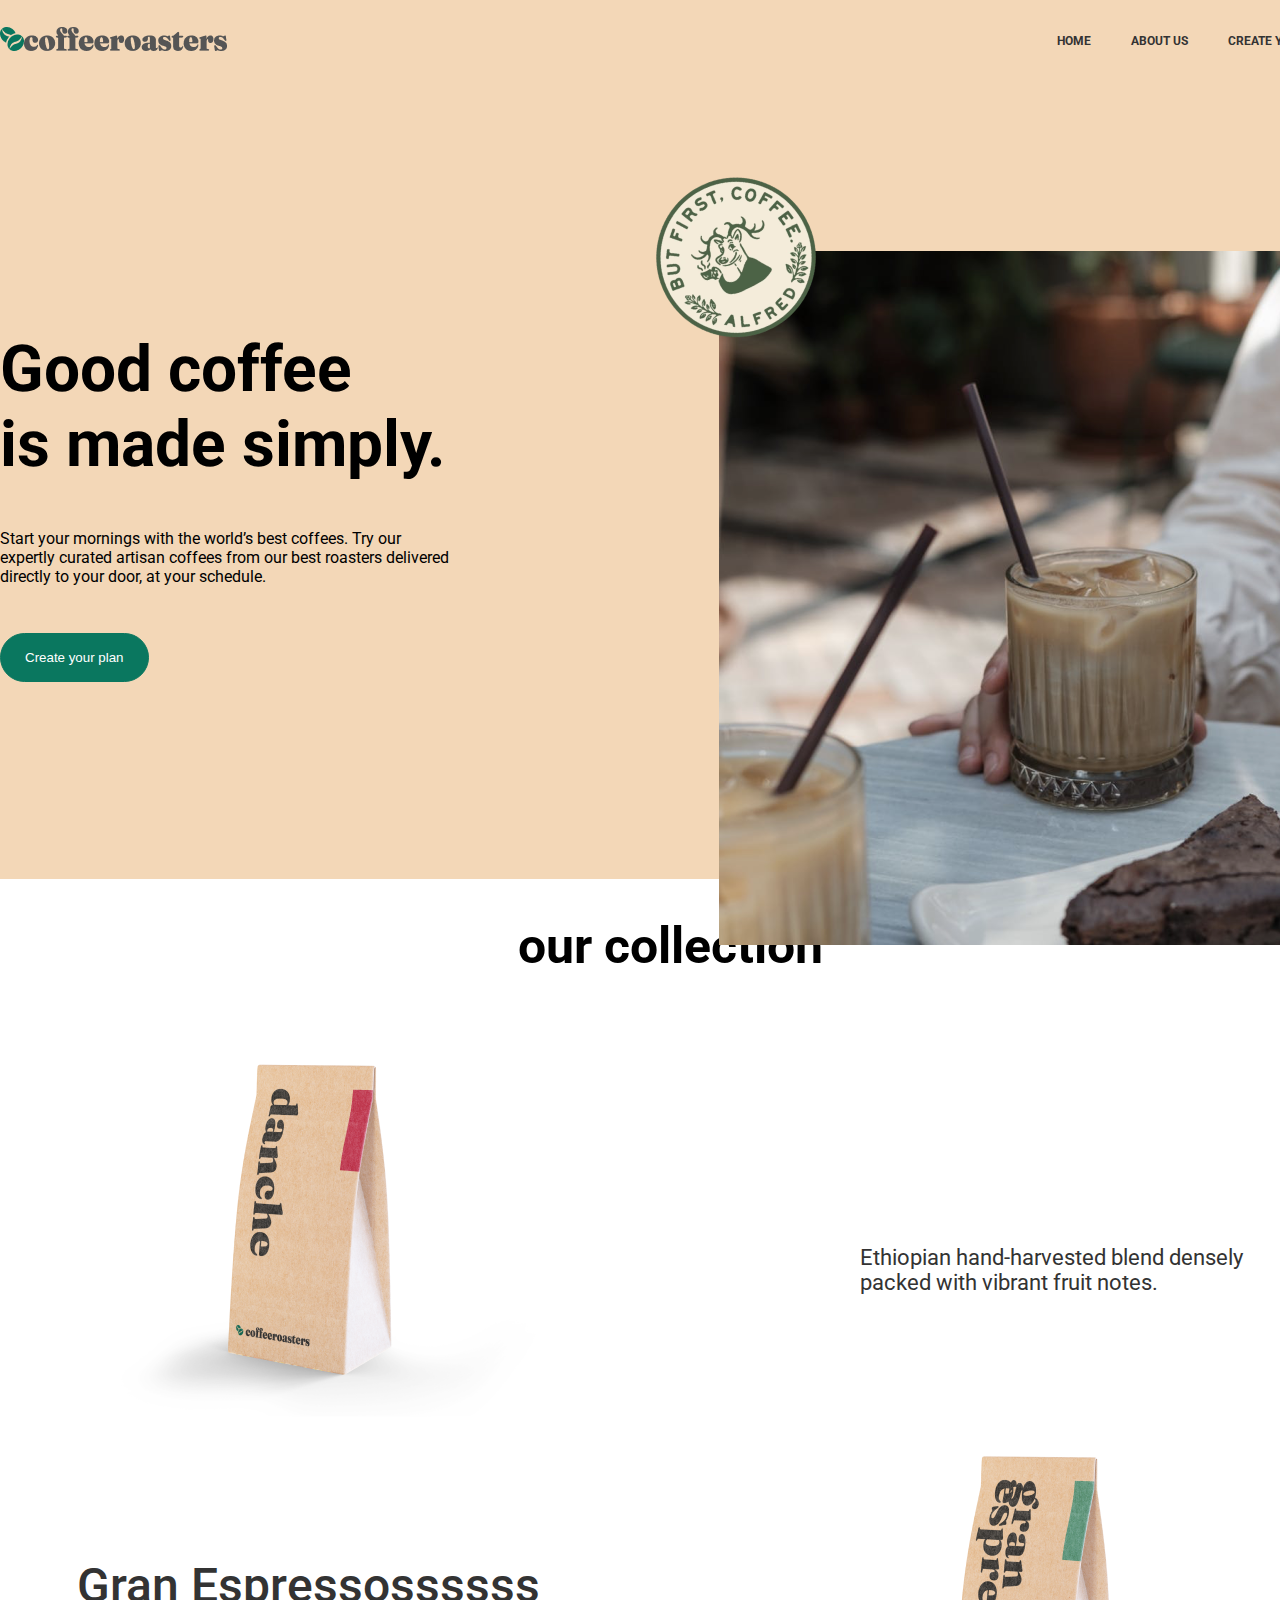
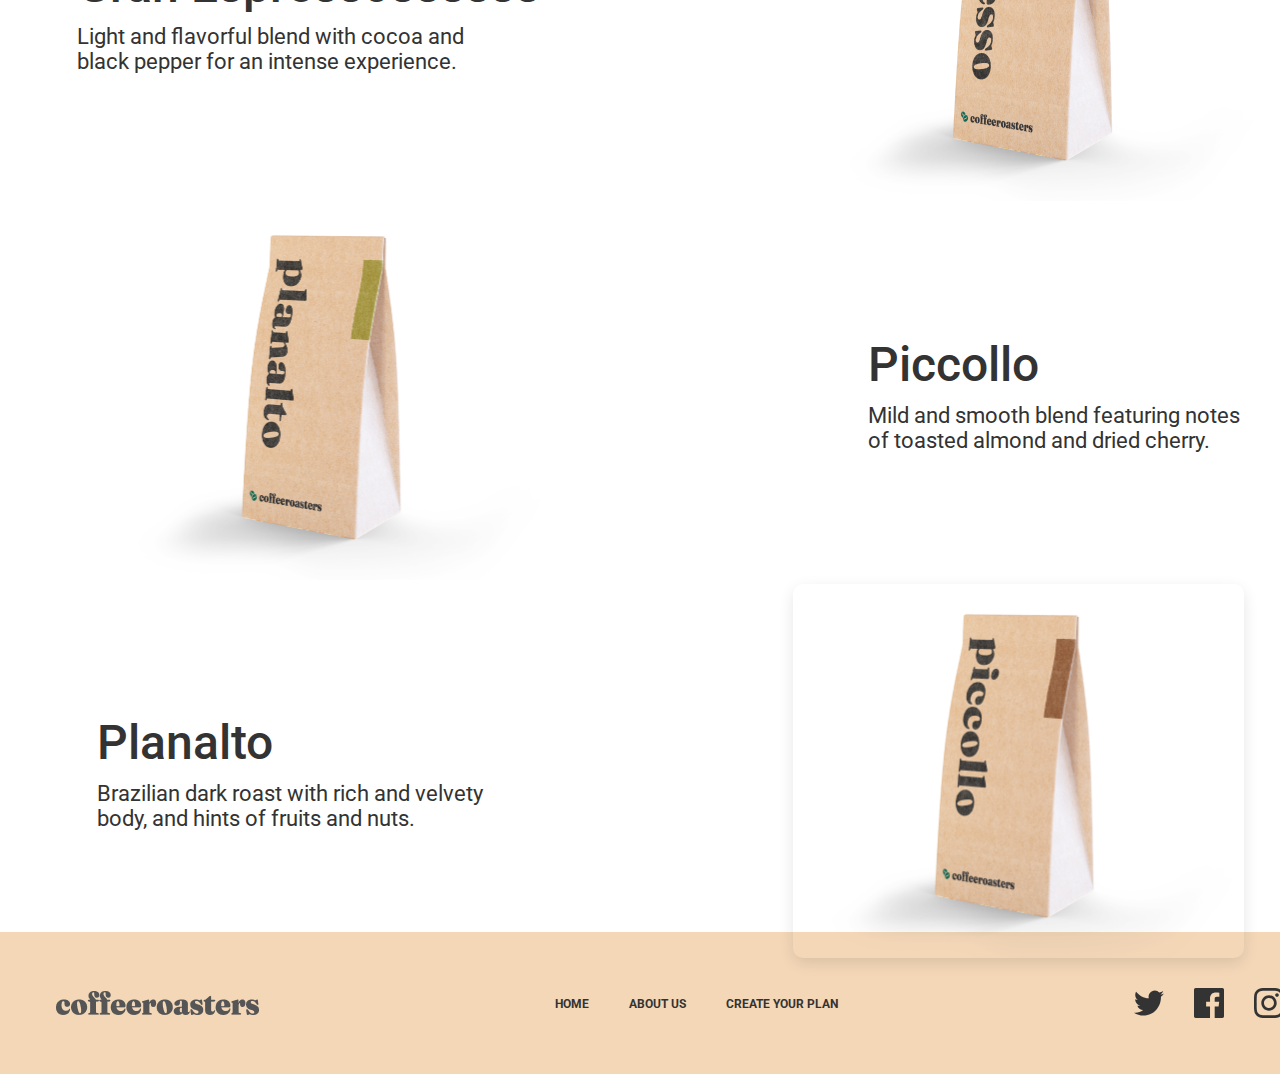
<file: index.html>
<!DOCTYPE html>
<html lang="en">

<head>
    <meta charset="UTF-8">
    <meta name="viewport" content="width=device-width, initial-scale=1.0">
    <title>Document</title>
    <link rel="stylesheet" href="./main.css">
    <link href="https://unpkg.com/aos@2.3.1/dist/aos.css" rel="stylesheet">


    <link rel="preconnect" href="https://fonts.googleapis.com">
    <link rel="preconnect" href="https://fonts.gstatic.com" crossorigin>
    <link
        href="https://fonts.googleapis.com/css2?family=Roboto:ital,wght@0,100;0,300;0,400;0,500;0,700;0,900;1,100;1,300;1,400;1,500;1,700;1,900&display=swap"
        rel="stylesheet">
</head>

<body>
    <header>
        <div class="container">
            <nav>
                <img src="./logo.png" alt="">
                <ul>
                    <li><a href="#">Home</a></li>
                    <li><a href="./about.html">about us</a></li>
                    <li><a href="#">Create your plan</a></li>
                </ul>
            </nav>
            <div class="fcard">
                <div class="card">
                    <h1>Good coffee <br>
                        is made simply.</h1>
                    <p class="text">Start your mornings with the world’s best coffees. Try our <br> expertly curated
                        artisan coffees from our best roasters delivered <br> directly to your door, at your schedule.
                    </p>
                    <button class="btn">Create your plan</button>
                </div>
                <div class="header__wrapper__right">
                    <img src="big.png" alt="" class="big">
                    <img src="small-image_1.png" alt="" class="small">
                </div>
            </div>
        </div>
    </header>
    <main class="container">
        <section>
            <h2>our collection</h2>
            <div class="header_wrapper">
                <div class="header_wrapper_left1">
                    <img src="coffe.png" alt="" class="messi">
                </div>
                <div class="header_wrapper_right1">
                    <h3 data-aos="zoom-in">Danche</h3>
                    <p class="about">Ethiopian hand-harvested blend densely <br> packed with vibrant fruit notes.</p>
                </div>
            </div>
            <div class="header_wrapper">
                <div class="header_wrapper_left2">
                    <h3>Gran Espressossssss</h3>
                    <p class="about">Light and flavorful blend with cocoa and <br> black pepper for an intense
                        experience.</p>
                </div>
                <div class="header_wrapper_left3">
                    <img src="kopi1 copy.png" alt="" class="ronaldo">
                </div>
            </div>
            <div class="header_wrapper">
                <div class="header_wrapper_left4">
                    <img src="./kopi2.png" alt="" width="451px" class="zidane">
                </div>
                <div class="header_wrapper_right">
                    <h3>Piccollo</h3>
                    <p class="about">Mild and smooth blend featuring notes <br> of toasted almond and dried cherry.</p>
                </div>
            </div>
            <div class="header_wrapper">
                <div class="header_wrapper_left5">
                    <h3>Planalto</h3>
                    <p class="about">Brazilian dark roast with rich and velvety <br> body, and hints of fruits and nuts.
                    </p>
                </div>
                <div class="header_wrapper_right">
                    <img src="./kopi3.png" alt="" width="451px" class="neymar">

                </div>
            </div>
        </section>
    </main>
    <footer>
        <div class="container">
            <nav class="kama">
                <img src="Cofecoasters.png" alt="">
                <ul class="mai2">
                    <li><a href="#">HOME</a></li>
                    <li><a href="#">ABOUT US</a></li>
                    <li><a href="#">Create your plan</a></li>
                </ul>
                <div class="imgaes">
                    <div class="all">
                        <img src="./Path (1).svg" alt="">
                        <img src="./Path.svg" alt="">
                        <img src="./Shape.svg" alt="">
                    </div>

                </div>

            </nav>
        </div>
    </footer>
    <script src="https://unpkg.com/aos@2.3.1/dist/aos.js"></script>
    <script>
        AOS.init();
    </script>
</body>

</html>
</file>
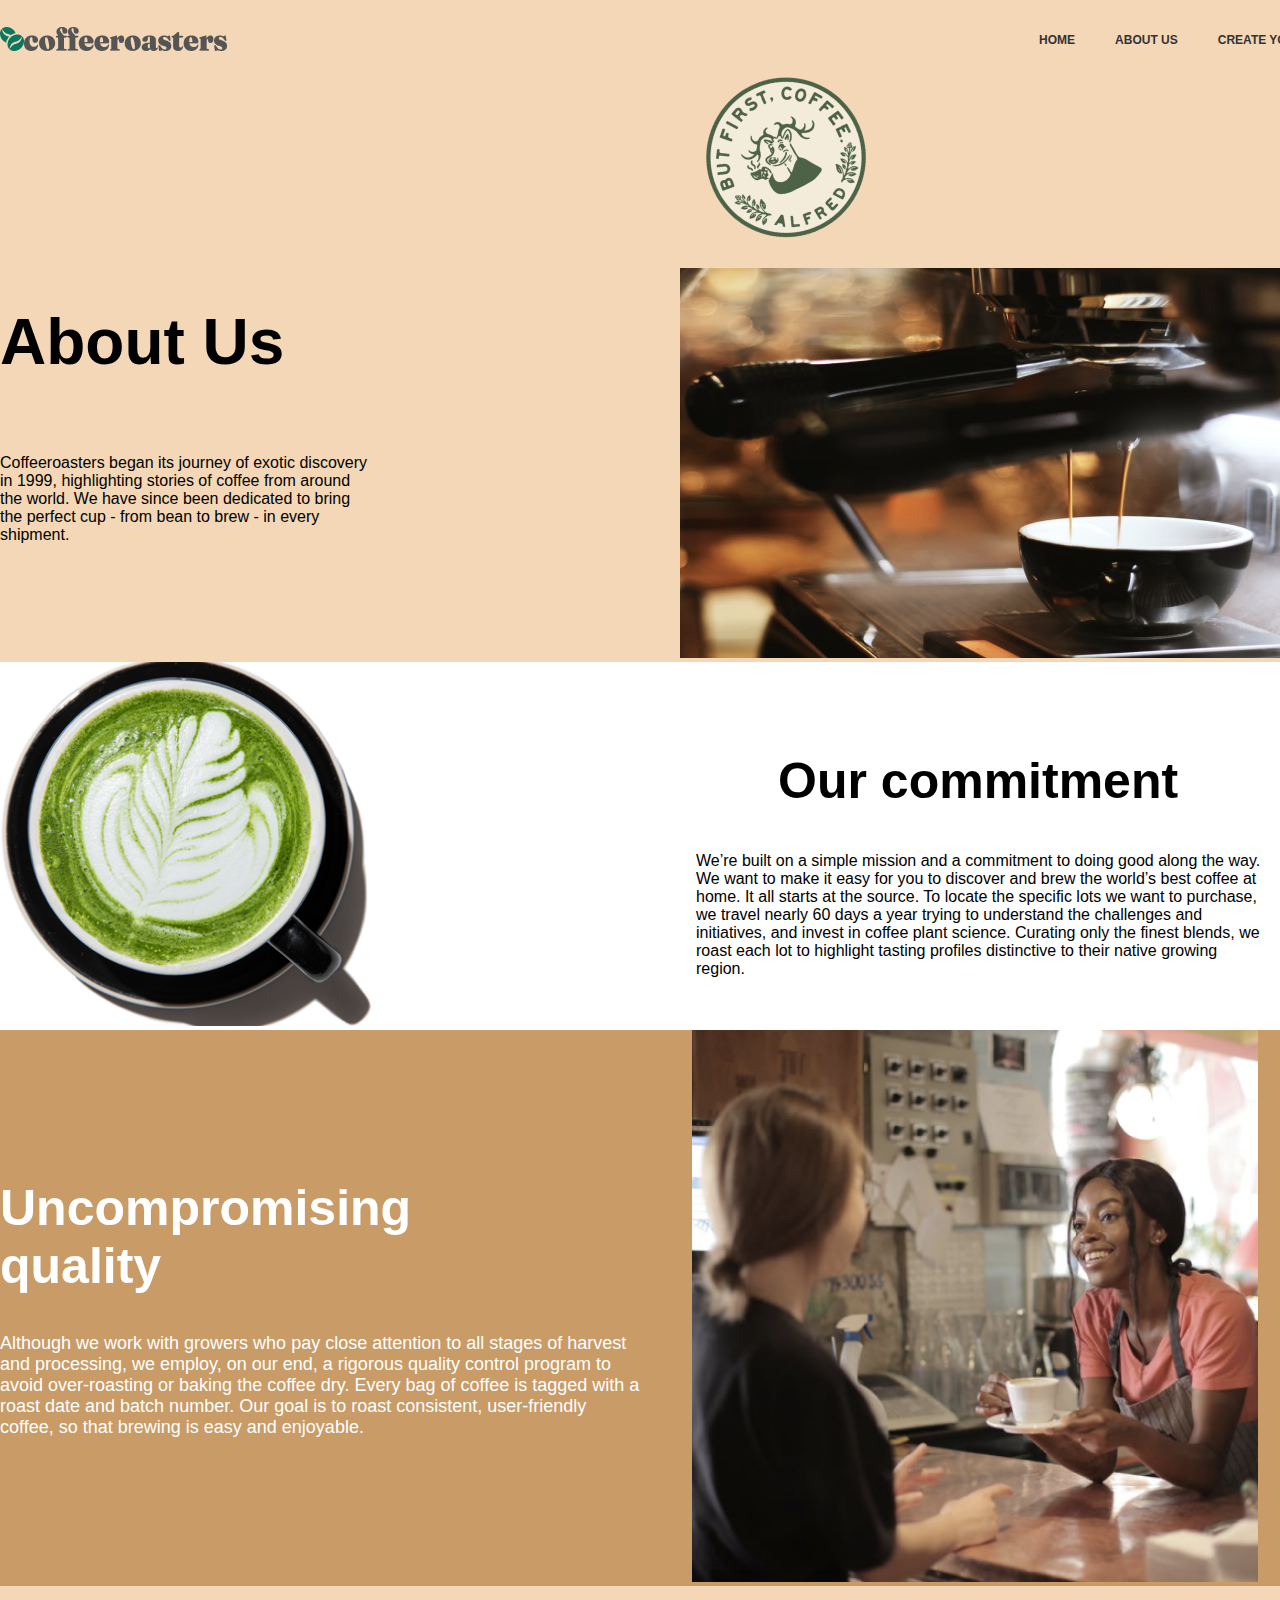
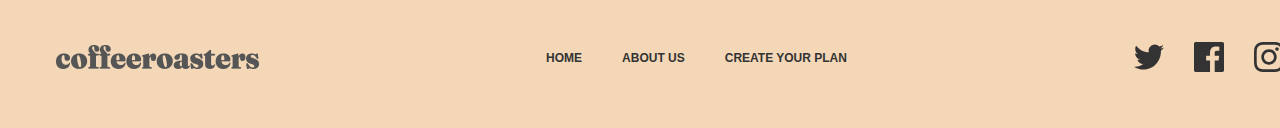
<file: about.html>
<!DOCTYPE html>
<html lang="en">
<head>
    <meta charset="UTF-8">
    <meta name="viewport" content="width=device-width, initial-scale=1.0">
    <link rel="stylesheet" href="main.css">
    <title>Document</title>
</head>
<body>
    <header>
        <div class="container">
            <nav>
                <img src="./logo.png" alt="">
                <ul>
                    <li><a href="./index.html">Home</a></li>
                    <li><a href="#">about us</a></li>
                    <li><a href="#">Create your plan</a></li>
                </ul>
            </nav>
        </div>
    </header>
    <main>
        <section class="color">
            <div class="container">
                <div class="enormous_wrapper">
                    <div class="big_Left">
                        <h1 class="top">About Us</h1>
                        <p>Coffeeroasters began its journey of exotic discovery <br> in 1999, highlighting stories of
                            coffee
                            from around the world. We have since been dedicated to bring <br> the perfect cup - from
                            bean to
                            brew - in every <br> shipment.</p>
                    </div>
                    <div class="enormous_wrapper">
                        <div class="big_right">
                            <img src="small-image_1.png" alt="" class="marka">
                            <img src="enormous.png" alt="">
                        </div>
                    </div>
                </div>
        </section>
        </div>

        <section class="color_2">
            <div class="container">
                <div class="mega_boss">
                    <div class="boss">
                        <img src="./cup-6 1.png" alt="">
                    </div>
                    <div class="boss-2">
                        <h2>Our commitment</h2>
                        <p>We’re built on a simple mission and a commitment to doing good along the way. <br> We want to
                            make it easy for you to discover and brew the world’s best coffee at <br> home. It all
                            starts at the source. To locate the specific lots we want to purchase, <br> we travel nearly
                            60 days a year trying to understand the challenges and <br> initiatives, and invest in
                            coffee plant science. Curating only the finest blends, we <br> roast each lot to highlight
                            tasting profiles distinctive to their native growing <br> region.</p>
                    </div>
                </div>
        </section>
        </div>
        <section class="bckcolor">
            <div class="container">
                <div class="middle">
                    <div class="middle_right">
                        <h3 class="texti">Uncompromising <br> quality</h3>
                        <p class="texti2">Although we work with growers who pay close attention to all stages of harvest <br> and processing, we employ, on our end, a rigorous quality control program to <br> avoid over-roasting or baking the coffee dry. Every bag of coffee is tagged with a <br> roast date and batch number. Our goal is to roast consistent, user-friendly  <br>coffee, so that brewing is easy and enjoyable.</p>
                    </div>
                    <div class="middle_left">
                        <img class="image" src="./Rectangle 681.png" alt="">
                    </div>
                </div>

            </div>

        </section>
    </main>
    <footer>
        <div class="container">
            <nav class="kama">
                <img src="Cofecoasters.png" alt="">
                <ul class="mai2">
                    <li><a href="#">HOME</a></li>
                    <li><a href="#">ABOUT US</a></li>
                    <li><a href="#">Create your plan</a></li>
                </ul>
                <div class="imgaes">
                    <div class="all">
                        <img src="./Path (1).svg" alt="">
                        <img src="./Path.svg" alt="">
                        <img src="./Shape.svg" alt="">
                    </div>

                </div>

            </nav>
        </div>
    </footer>



</body>
</html>
</file>
<file: main.css>
* {
    margin: 0;
    padding: 0;
    list-style: none;
    text-decoration: none;
    box-sizing: border-box;
}

body {
    font-family: "Roboto", sans-serif;
}

header {
    background-color: #F3D7B7;
}

.container {
    width: 1340px;
    margin: 0 auto;
}

nav {
    display: flex;
    align-items: center;
    justify-content: space-between;
    padding-top: 27px;
}

nav ul {
    display: flex;
    gap: 40px;
}

ul li a {
    color: #333333;
    text-transform: uppercase;
    font-weight: bold;
    font-size: 12px;
}

h1 {
    font-size: 64px;
    color: #000000;
}

.text {
    font-weight: 400;
    font-size: 16px;
    margin-top: 47px;
    margin-bottom: 47px;
}

.btn {
    color: #FFFFFF;
    text-align: center;
    border-radius: 100px;
    background-color: #0A775F;
    border: 1px solid #0A775F;
    padding-left: 24px;
    padding-right: 24px;
    padding-top: 16px;
    padding-bottom: 16px;
}

.fcard {
    margin-top: 130px;
    display: flex;
    justify-content: space-between;
    align-items: center;
}

.card {
    margin-bottom: 47px;
}

.header__wrapper__right {
    position: relative;
}

.small {
    position: absolute;
    top: -30px;
    left: 0;    
}

.big {
    transform: translateX(89px) translateY(70px);
}

h2 {
    font-size: 50px;
    font-weight: 700px;
    text-align: center;
    padding-bottom: 42px;
    padding-top: 38px;
}

h2:hover {
    text-shadow: 0.05em 0 0 #ec2225, -0.025em -0.05em 0 #313f97,
        0.025em 0.05em 0 #50c878;
    color: rgba(0, 194, 203, 0.2);
}

h2:before,
h2:after {
    content: attr(data-text);
    position: absolute;
    top: 0;
    left: 0;
    opacity: 0.8;
}

h2:hover::before {
    animation: glitch 650ms infinite;
    clip-path: polygon(0 0, 100% 0, 100% 45%, 0 45%);
    transform: translate(-0.025em, -0.0125em);
}

h2:hover::after {
    animation: glitch 375ms infinite;
    clip-path: polygon(0 65%, 100% 20%, 100% 100%, 0 70%);
    transform: translate(0.0125em, 0.025em);
}

@keyframes glitch {
    0% {
        color: rgba(236, 34, 37, 0.2);
        text-shadow: 0.05em 0 0 #ec2225, -0.025em -0.05em 0 #313f97,
            0.025em 0.05em 0 #50c878;
    }

    14% {
        text-shadow: 0.05em 0 0 #ec2225, -0.025em -0.05em 0 #313f97,
            0.025em 0.05em 0 #50c878;
    }

    15% {
        color: #50c878;
        text-shadow: -0.05em -0.025em 0 #ec2225, 0.025em -0.025em 0 #313f97,
            -0.05em -0.05em 0 #50c878;
    }

    49% {
        text-shadow: -0.05em -0.025em 0 #ec2225, 0.025em -0.025em 0 #313f97,
            -0.05em -0.05em 0 #50c878;
    }

    50% {
        text-shadow: 0.025em 0.05em 0 #ec2225, -0.025em 0.05em 0 #313f97,
            0 -0.05em 0 #50c878;
    }

    99% {
        color: #313f97;
        text-shadow: 0.025em 0.05em 0 #ec2225, -0.025em 0.05em 0 #313f97,
            0 -0.05em 0 #50c878;
    }

    100% {
        text-shadow: -0.025em 0 0 #ec2225, -0.025em -0.025em 0 #313f97,
            -0.025em -0.05em 0 #50c878;
    }
}



.header_wrapper {
    display: flex;
    align-items: center;
    justify-content: space-around;
    gap: 117px;
    transform: translateY(30px);
    animation-name: kama;
    animation-duration: 1s;
    animation-timing-function: 1s;
    animation-iteration-count: 1;
}

@keyframes kama {
    from {
        opacity: 0;
        transform: translateY(30px);
    }

    to {
        opacity: 1;
        transform: translateY(0);
    }
}


h3 {
    font-size: 48px;
    font-weight: 500;
    color: #333333;
    margin-bottom: 10px;
}

.about {
    color: #333333;
    font-size: 22px;
    font-weight: 400;
}

footer {
    background-color: #F3D7B7;

}

.kama {
    padding: 56px;
}

.kama .mai2 {
    display: flex;
    gap: 40px;
}

.images {
    display: flex;
    align-items: center;
    justify-content: flex-end;
}

.all {
    display: flex;
    gap: 30px;
}

.ronaldo {
    animation-name: car;
    animation-duration: 3s;
    animation-timing-function: ease-in-out;
    animation-iteration-count: 5;
}
.zidane{
    animation: bounce 3s infinite linear;
    border-radius: 10px;
}
@keyframes bounce {
    0%, 100% {
      transform: translateY(0);
    }
    50% {
      transform: translateY(-30px);
    }
  }
  .neymar{
        animation: rotate 5s infinite linear;
        box-shadow: 0 5px 15px rgba(0, 0, 0, 0.1);
        border-radius: 10px;
      
  
      @keyframes rotate {
        0% {
          transform: rotate(0deg);
        }
        100% {
          transform: rotate(360deg);
        }
      }
  }
  

@keyframes car {
    0% {
        opacity: 0;
        transform: translateY(100%) scale(0.9);
    }

    50% {
        opacity: 0.5;
        transform: translateY(50%) scale(0.95);
    }

    100% {
        opacity: 1;
        transform: translateY(0) scale(1);
    }
}

.header_wrapper:hover {
    animation: hoverEffect 0.6s ease-in-out;
}

@keyframes hoverEffect {
    0% {
        transform: scale(1);
    }

    100% {
        transform: scale(1.05);
    }
}

.messi{
    animation-name: pulse;
    animation-duration: 5s;
    animation-timing-function: 2;
    animation-iteration-count: 10;
}

@keyframes pulse {
    0% {
        transform: scale(1);
    }

    50% {
        transform: scale(1.1);
    }

    100% {
        transform: scale(1);
    }
}

.color {
    background-color: rgba(243, 215, 183, 1);
    width: 100%;
}

.top {
    padding-top: 135px;
    padding-bottom: 75px;
}

.enormous_wrapper {
    display: flex;
    align-items: center;
    gap: 304px;
}

.mega_boss {
    display: flex;
    align-items: center;
    gap: 323px;
}

.color_2 {
    background-color: white;
}

.bckcolor {
    background-color: rgba(201, 155, 103, 1);
}

.texti {
    color: rgba(255, 255, 255, 1);
    font-weight: 700;
    font-size: 50px;
    padding-bottom: 28px;
}

.texti2 {
    color: rgba(255, 255, 255, 1);
    font-size: 18px;
    font-weight: 400;
}

.middle {
    display: flex;
    align-items: center;
    gap: 53px;
}

image {
    width: 566px;
    top: 1297px;
    left: 820px;
}
</file>
